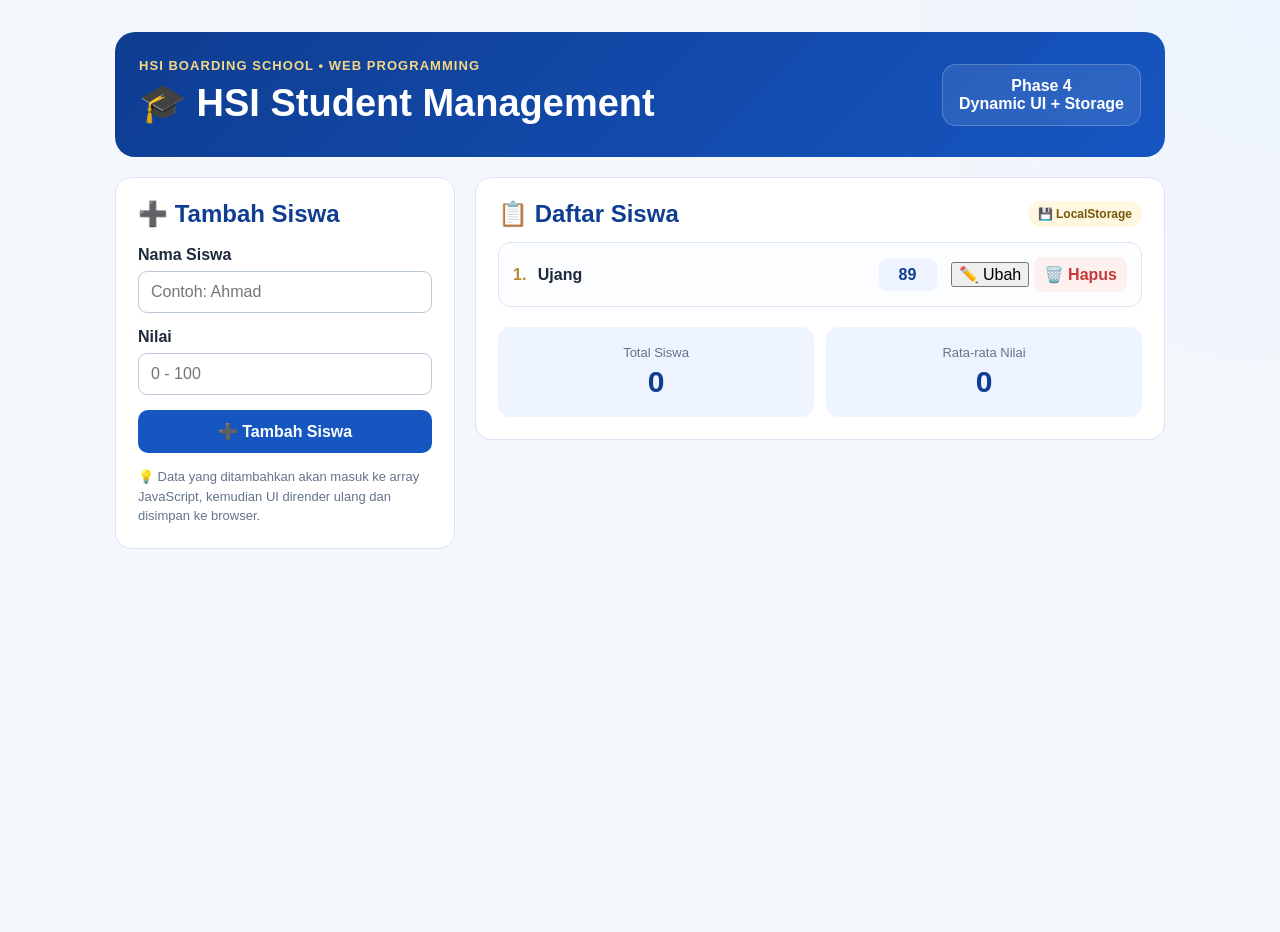
<file: materi/day10/index.html>
<!DOCTYPE html>
<html lang="id">
<head>
  <meta charset="UTF-8">
  <meta name="viewport" content="width=device-width, initial-scale=1.0">
  <title>HSI Student Management</title>
  <style>
    :root {
      --blue:#1656c1; --blue-dark:#0e3d91; --blue-soft:#edf4ff;
      --gold:#b58b2f; --gold-soft:#fff7df; --white:#fff; --bg:#f4f7fb;
      --text:#1e293b; --muted:#64748b; --border:#dbe4f0;
      --danger:#c63737; --danger-soft:#fff0f0; --radius:16px;
    }
    *{box-sizing:border-box}
    body{margin:0;min-height:100vh;font-family:Arial,sans-serif;background:radial-gradient(circle at top right,#edf4ff 0,transparent 30%),var(--bg);color:var(--text)}
    button,input{font:inherit} button{cursor:pointer}
    .page{width:min(1050px,calc(100% - 30px));margin:32px auto 50px}
    .header{display:flex;justify-content:space-between;align-items:center;gap:20px;padding:24px;margin-bottom:20px;color:var(--white);background:linear-gradient(135deg,var(--blue-dark),var(--blue));border-radius:20px}
    .school{display:inline-block;margin-bottom:8px;font-size:13px;font-weight:bold;letter-spacing:.08em;color:#f5d784}
    .header h1{margin:0 0 8px;font-size:clamp(24px,5vw,38px)}
    .header p{margin:0;max-width:650px;line-height:1.5;color:#dbeafe}
    .phase-badge{flex-shrink:0;padding:12px 16px;border:1px solid rgba(255,255,255,.2);border-radius:14px;text-align:center;font-weight:bold;background:rgba(255,255,255,.1)}
    .concept-row{display:grid;grid-template-columns:repeat(4,1fr);gap:10px;margin-bottom:20px}
    .concept{padding:13px;background:var(--white);border:1px solid var(--border);border-radius:13px;text-align:center;font-weight:bold;font-size:14px}
    .concept span{display:block;margin-top:4px;color:var(--muted);font-size:12px;font-weight:normal}
    .app-grid{display:grid;grid-template-columns:340px 1fr;gap:20px;align-items:start}
    .card{background:var(--white);border:1px solid var(--border);border-radius:var(--radius);padding:22px}
    .card h2{margin:0 0 18px;color:var(--blue-dark)}
    label{display:block;margin-bottom:7px;font-weight:bold}
    input{width:100%;padding:11px 12px;margin-bottom:15px;border:1px solid #bcc9d9;border-radius:9px;outline:none}
    input:focus{border-color:var(--blue);box-shadow:0 0 0 3px var(--blue-soft)}
    .primary-btn{width:100%;padding:12px;border:0;border-radius:10px;color:var(--white);background:var(--blue);font-weight:bold}
    .primary-btn:hover{background:var(--blue-dark)}
    .form-note{margin:14px 0 0;color:var(--muted);font-size:13px;line-height:1.5}
    .list-header{display:flex;justify-content:space-between;align-items:center;gap:10px;margin-bottom:14px}
    .list-header h2{margin:0}
    .saved-status{padding:6px 10px;border-radius:999px;color:#76580c;background:var(--gold-soft);font-size:12px;font-weight:bold}
    .student-list{display:grid;gap:10px}
    .student-item{display:grid;grid-template-columns:1fr auto auto;align-items:center;gap:14px;padding:14px;border:1px solid var(--border);border-radius:12px;background:#fbfdff}
    .student-name{font-weight:bold}
    .student-number{display:inline-block;margin-right:7px;color:var(--gold)}
    .score{min-width:58px;padding:7px 10px;border-radius:8px;text-align:center;font-weight:bold;color:var(--blue-dark);background:var(--blue-soft)}
    .delete-btn{border:0;border-radius:8px;padding:8px 10px;color:var(--danger);background:var(--danger-soft);font-weight:bold}
    .empty{padding:28px;border:1px dashed #b9c7d8;border-radius:12px;text-align:center;color:var(--muted);background:#fbfdff}
    .stats{display:grid;grid-template-columns:repeat(2,1fr);gap:12px;margin-top:20px}
    .stat-box{padding:18px;border-radius:13px;text-align:center;color:var(--blue-dark);background:var(--blue-soft)}
    .stat-box span{display:block;margin-bottom:5px;color:var(--muted);font-size:13px}
    .stat-box strong{font-size:30px}
    @media(max-width:800px){.app-grid{grid-template-columns:1fr}.concept-row{grid-template-columns:repeat(2,1fr)}.header{align-items:flex-start;flex-direction:column}}
    @media(max-width:520px){.page{width:min(100% - 18px,1050px);margin-top:15px}.concept-row{grid-template-columns:1fr}.student-item{grid-template-columns:1fr auto}.score{grid-column:2;grid-row:1}.delete-btn{grid-column:1/-1}}
  </style>
  <!-- defer adalah atribut yang digunakan untuk menunda penggunaan JS hingga halaman selesai dimuat -->
  <script src="script.js" defer></script>
</head>
<body>
  <main class="page">
    <header class="header">
      <div>
        <span class="school">HSI BOARDING SCHOOL • WEB PROGRAMMING</span>
        <h1>🎓 HSI Student Management</h1>
      </div>
      <div class="phase-badge">Phase 4<br>Dynamic UI + Storage</div>
    </header>

    <section class="app-grid">
      <section class="card">
        <h2>➕ Tambah Siswa</h2>
        <form id="studentForm">
          <label for="studentName">Nama Siswa</label>
          <input id="studentName" type="text" placeholder="Contoh: Ahmad" autocomplete="off" required>

          <label for="studentScore">Nilai</label>
          <input id="studentScore" type="number" min="0" max="100" placeholder="0 - 100" required>

          <button class="primary-btn" type="submit">➕ Tambah Siswa</button>
        </form>
        <p class="form-note">💡 Data yang ditambahkan akan masuk ke array JavaScript, kemudian UI dirender ulang dan disimpan ke browser.</p>
      </section>

      <section class="card">
        <div class="list-header">
          <h2>📋 Daftar Siswa</h2>
          <span class="saved-status">💾 LocalStorage</span>
        </div>

        <div id="studentList" class="student-list">
          
        </div>

        <div class="stats">
          <div class="stat-box"><span>Total Siswa</span><strong id="totalStudents">0</strong></div>
          <div class="stat-box"><span>Rata-rata Nilai</span><strong id="averageScore">0</strong></div>
        </div>
      </section>
    </section>
  </main>
</body>
</html>
</file>
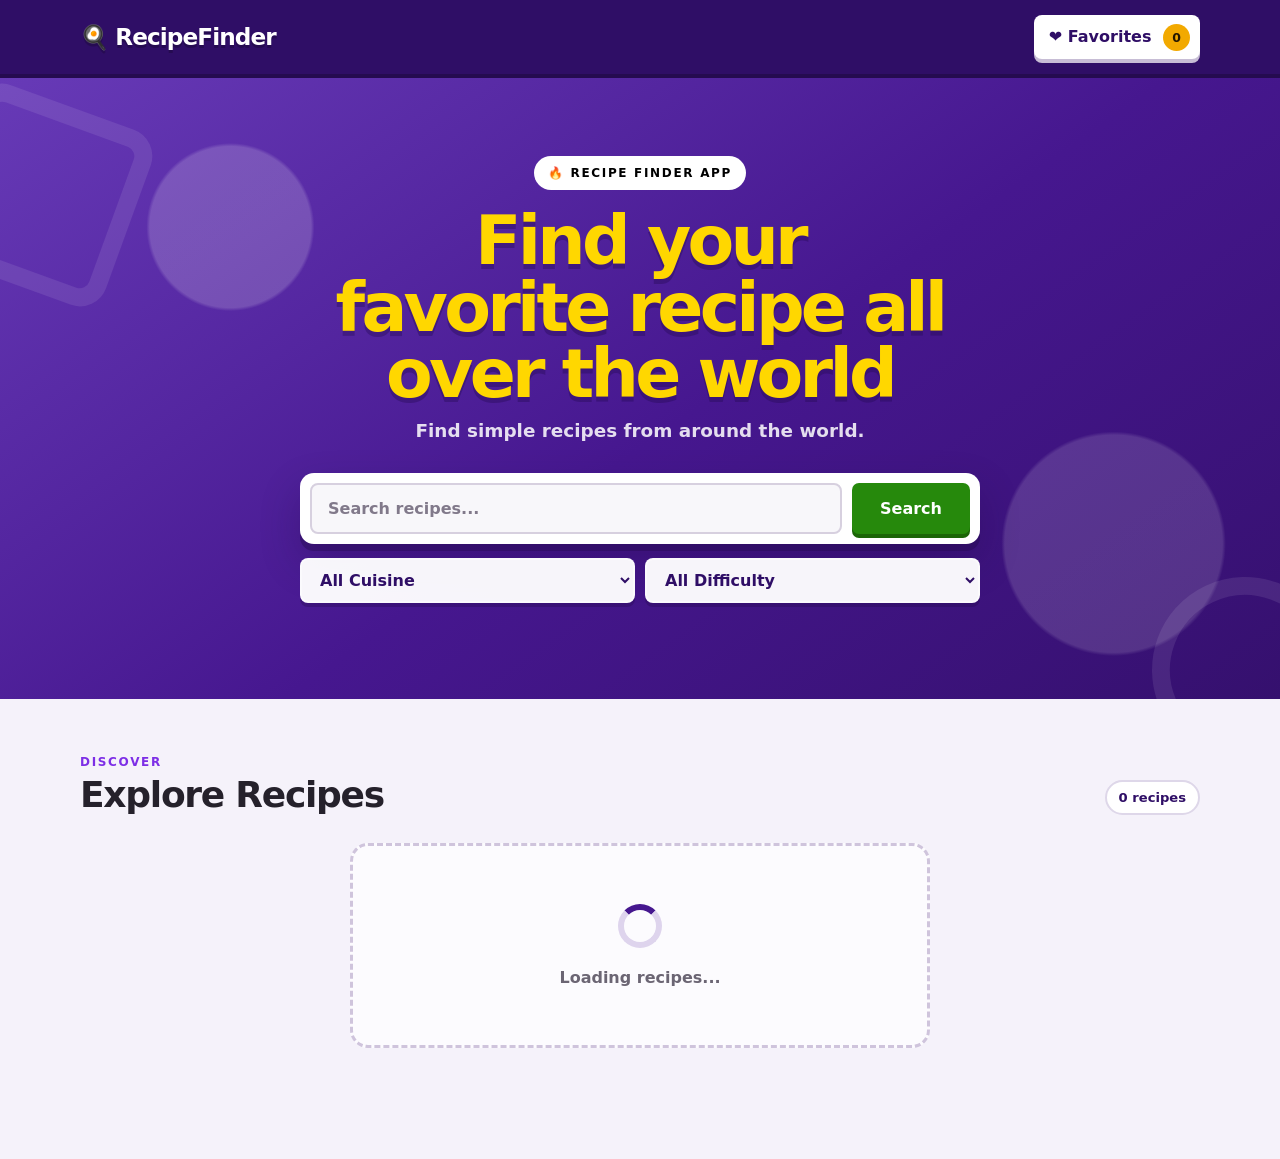
<file: materi/day13/index.html>
<!DOCTYPE html>
<html lang="id">
<head>
  <meta charset="UTF-8">
  <meta name="viewport" content="width=device-width, initial-scale=1.0">
  <title>Recipe Finder</title>
  <link rel="stylesheet" href="style.css">
</head>
<body>
  <header class="navbar">
    <div class="container navbar-content">
      <a href="#" class="brand">🍳 RecipeFinder</a>
      <button id="favorite-button" class="favorite-button">
        ❤️ Favorites <span id="favorite-count">0</span>
      </button>
    </div>
  </header>

  <main>
    <section class="hero">
      <div class="container hero-content">
        <p class="eyebrow">🍴 RECIPE EXPLORER</p>
        <h1>What do you want to cook today?</h1>
        <p class="hero-description">Find simple recipes from around the world.</p>

        <form id="search-form" class="search-form">
          <input type="search" id="search-input" placeholder="Search recipes...">
          <button type="submit">Search</button>
        </form>

        <div class="filters">
          <select id="cuisine-filter">
            <option value="">All Cuisine</option>
          </select>
          <select id="difficulty-filter">
            <option value="">All Difficulty</option>
            <option value="Easy">Easy</option>
            <option value="Medium">Medium</option>
          </select>
        </div>
      </div>
    </section>

    <section class="recipes-section">
      <div class="container">
        <div class="section-header">
          <div>
            <p class="section-label">DISCOVER</p>
            <h2 id="section-title">Explore Recipes</h2>
          </div>
          <div class="results-summary">
            <p id="recipe-count" aria-live="polite">0 recipes</p>
            <button
              id="reset-filter-button"
              class="reset-filter-button"
              type="button"
              hidden
              aria-label="Reset search and filters"
              title="Reset search and filters"
            >
              <span class="reset-emoji" aria-hidden="true">🔄</span>
              <span>Reset</span>
            </button>
          </div>
        </div>

        <div id="loading-state" class="state-message">
          <span class="loader"></span>
          <p>Loading recipes...</p>
        </div>

        <div id="error-state" class="state-message" hidden>
          <h3>😵 Something went wrong</h3>
          <p>Failed to load recipes. Please try again.</p>
        </div>

        <div id="empty-state" class="state-message" hidden>
          <h3>🔍 Recipe not found</h3>
          <p>Try another keyword or filter.</p>
        </div>

        <div id="recipe-grid" class="recipe-grid" hidden></div>
      </div>
    </section>
  </main>

  <dialog id="recipe-dialog">
    <button id="close-dialog" class="close-dialog" aria-label="Close">×</button>
    <div id="dialog-content"></div>
  </dialog>

  <script src="script.js"></script>
</body>
</html>
</file>
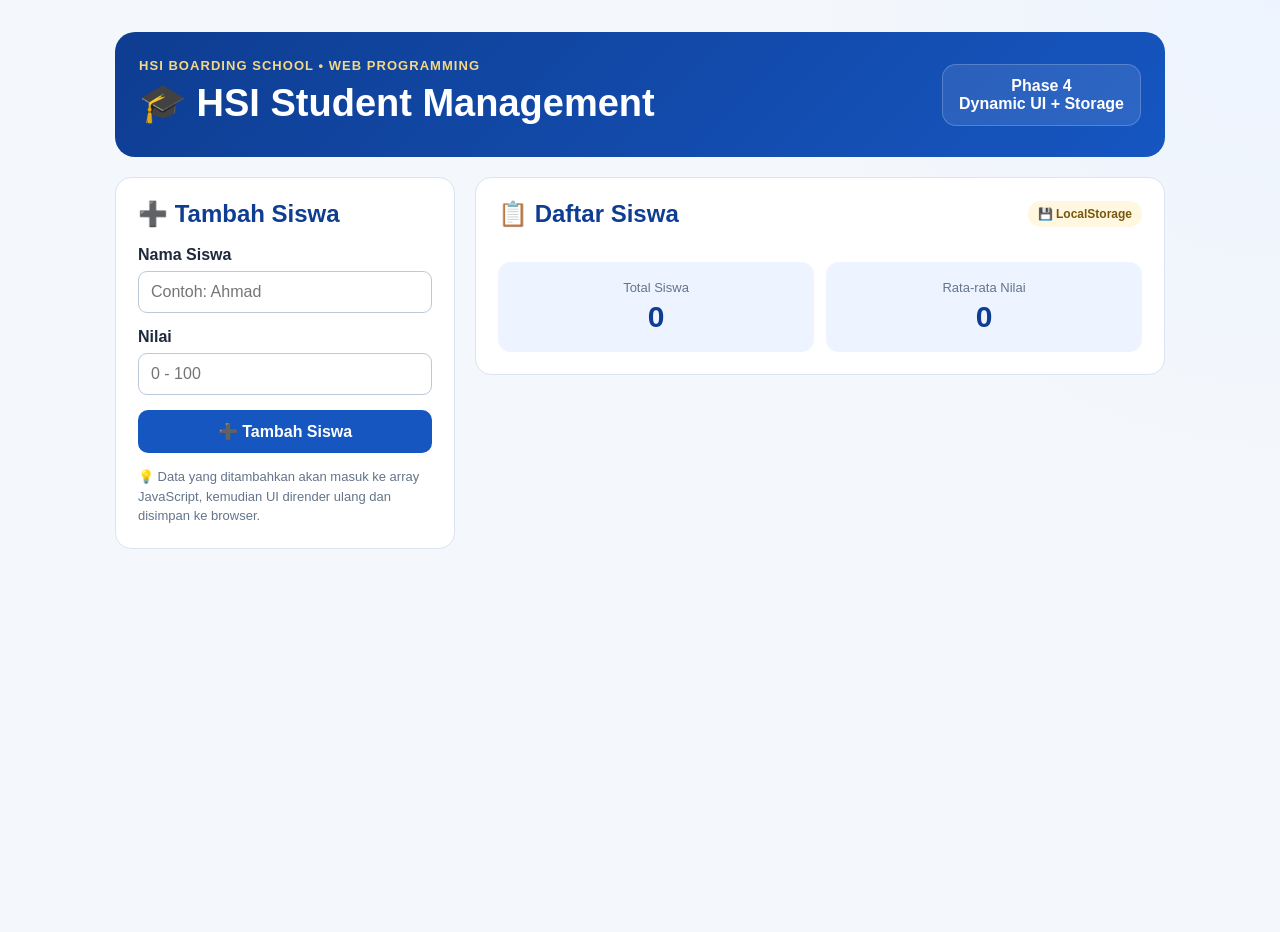
<file: materi/day9/index.html>
<!DOCTYPE html>
<html lang="id">
<head>
  <meta charset="UTF-8">
  <meta name="viewport" content="width=device-width, initial-scale=1.0">
  <title>HSI Student Management</title>
  <style>
    :root {
      --blue:#1656c1; --blue-dark:#0e3d91; --blue-soft:#edf4ff;
      --gold:#b58b2f; --gold-soft:#fff7df; --white:#fff; --bg:#f4f7fb;
      --text:#1e293b; --muted:#64748b; --border:#dbe4f0;
      --danger:#c63737; --danger-soft:#fff0f0; --radius:16px;
    }
    *{box-sizing:border-box}
    body{margin:0;min-height:100vh;font-family:Arial,sans-serif;background:radial-gradient(circle at top right,#edf4ff 0,transparent 30%),var(--bg);color:var(--text)}
    button,input{font:inherit} button{cursor:pointer}
    .page{width:min(1050px,calc(100% - 30px));margin:32px auto 50px}
    .header{display:flex;justify-content:space-between;align-items:center;gap:20px;padding:24px;margin-bottom:20px;color:var(--white);background:linear-gradient(135deg,var(--blue-dark),var(--blue));border-radius:20px}
    .school{display:inline-block;margin-bottom:8px;font-size:13px;font-weight:bold;letter-spacing:.08em;color:#f5d784}
    .header h1{margin:0 0 8px;font-size:clamp(24px,5vw,38px)}
    .header p{margin:0;max-width:650px;line-height:1.5;color:#dbeafe}
    .phase-badge{flex-shrink:0;padding:12px 16px;border:1px solid rgba(255,255,255,.2);border-radius:14px;text-align:center;font-weight:bold;background:rgba(255,255,255,.1)}
    .concept-row{display:grid;grid-template-columns:repeat(4,1fr);gap:10px;margin-bottom:20px}
    .concept{padding:13px;background:var(--white);border:1px solid var(--border);border-radius:13px;text-align:center;font-weight:bold;font-size:14px}
    .concept span{display:block;margin-top:4px;color:var(--muted);font-size:12px;font-weight:normal}
    .app-grid{display:grid;grid-template-columns:340px 1fr;gap:20px;align-items:start}
    .card{background:var(--white);border:1px solid var(--border);border-radius:var(--radius);padding:22px}
    .card h2{margin:0 0 18px;color:var(--blue-dark)}
    label{display:block;margin-bottom:7px;font-weight:bold}
    input{width:100%;padding:11px 12px;margin-bottom:15px;border:1px solid #bcc9d9;border-radius:9px;outline:none}
    input:focus{border-color:var(--blue);box-shadow:0 0 0 3px var(--blue-soft)}
    .primary-btn{width:100%;padding:12px;border:0;border-radius:10px;color:var(--white);background:var(--blue);font-weight:bold}
    .primary-btn:hover{background:var(--blue-dark)}
    .form-note{margin:14px 0 0;color:var(--muted);font-size:13px;line-height:1.5}
    .list-header{display:flex;justify-content:space-between;align-items:center;gap:10px;margin-bottom:14px}
    .list-header h2{margin:0}
    .saved-status{padding:6px 10px;border-radius:999px;color:#76580c;background:var(--gold-soft);font-size:12px;font-weight:bold}
    .student-list{display:grid;gap:10px}
    .student-item{display:grid;grid-template-columns:1fr auto auto;align-items:center;gap:14px;padding:14px;border:1px solid var(--border);border-radius:12px;background:#fbfdff}
    .student-name{font-weight:bold}
    .student-number{display:inline-block;margin-right:7px;color:var(--gold)}
    .score{min-width:58px;padding:7px 10px;border-radius:8px;text-align:center;font-weight:bold;color:var(--blue-dark);background:var(--blue-soft)}
    .delete-btn{border:0;border-radius:8px;padding:8px 10px;color:var(--danger);background:var(--danger-soft);font-weight:bold}
    .empty{padding:28px;border:1px dashed #b9c7d8;border-radius:12px;text-align:center;color:var(--muted);background:#fbfdff}
    .stats{display:grid;grid-template-columns:repeat(2,1fr);gap:12px;margin-top:20px}
    .stat-box{padding:18px;border-radius:13px;text-align:center;color:var(--blue-dark);background:var(--blue-soft)}
    .stat-box span{display:block;margin-bottom:5px;color:var(--muted);font-size:13px}
    .stat-box strong{font-size:30px}
    @media(max-width:800px){.app-grid{grid-template-columns:1fr}.concept-row{grid-template-columns:repeat(2,1fr)}.header{align-items:flex-start;flex-direction:column}}
    @media(max-width:520px){.page{width:min(100% - 18px,1050px);margin-top:15px}.concept-row{grid-template-columns:1fr}.student-item{grid-template-columns:1fr auto}.score{grid-column:2;grid-row:1}.delete-btn{grid-column:1/-1}}
  </style>
  <script src="script.js" defer></script>
</head>
<body>
  <main class="page">
    <header class="header">
      <div>
        <span class="school">HSI BOARDING SCHOOL • WEB PROGRAMMING</span>
        <h1>🎓 HSI Student Management</h1>
      </div>
      <div class="phase-badge">Phase 4<br>Dynamic UI + Storage</div>
    </header>

    <section class="app-grid">
      <section class="card">
        <h2>➕ Tambah Siswa</h2>
        <form id="studentForm">
          <label for="studentName">Nama Siswa</label>
          <input id="studentName" type="text" placeholder="Contoh: Ahmad" autocomplete="off" required>

          <label for="studentScore">Nilai</label>
          <input id="studentScore" type="number" min="0" max="100" placeholder="0 - 100" required>

          <button class="primary-btn" type="submit">➕ Tambah Siswa</button>
        </form>
        <p class="form-note">💡 Data yang ditambahkan akan masuk ke array JavaScript, kemudian UI dirender ulang dan disimpan ke browser.</p>
      </section>

      <section class="card">
        <div class="list-header">
          <h2>📋 Daftar Siswa</h2>
          <span class="saved-status">💾 LocalStorage</span>
        </div>

        <div id="studentList" class="student-list"></div>

        <div class="stats">
          <div class="stat-box"><span>Total Siswa</span><strong id="totalStudents">0</strong></div>
          <div class="stat-box"><span>Rata-rata Nilai</span><strong id="averageScore">0</strong></div>
        </div>
      </section>
    </section>
  </main>
</body>
</html>
</file>
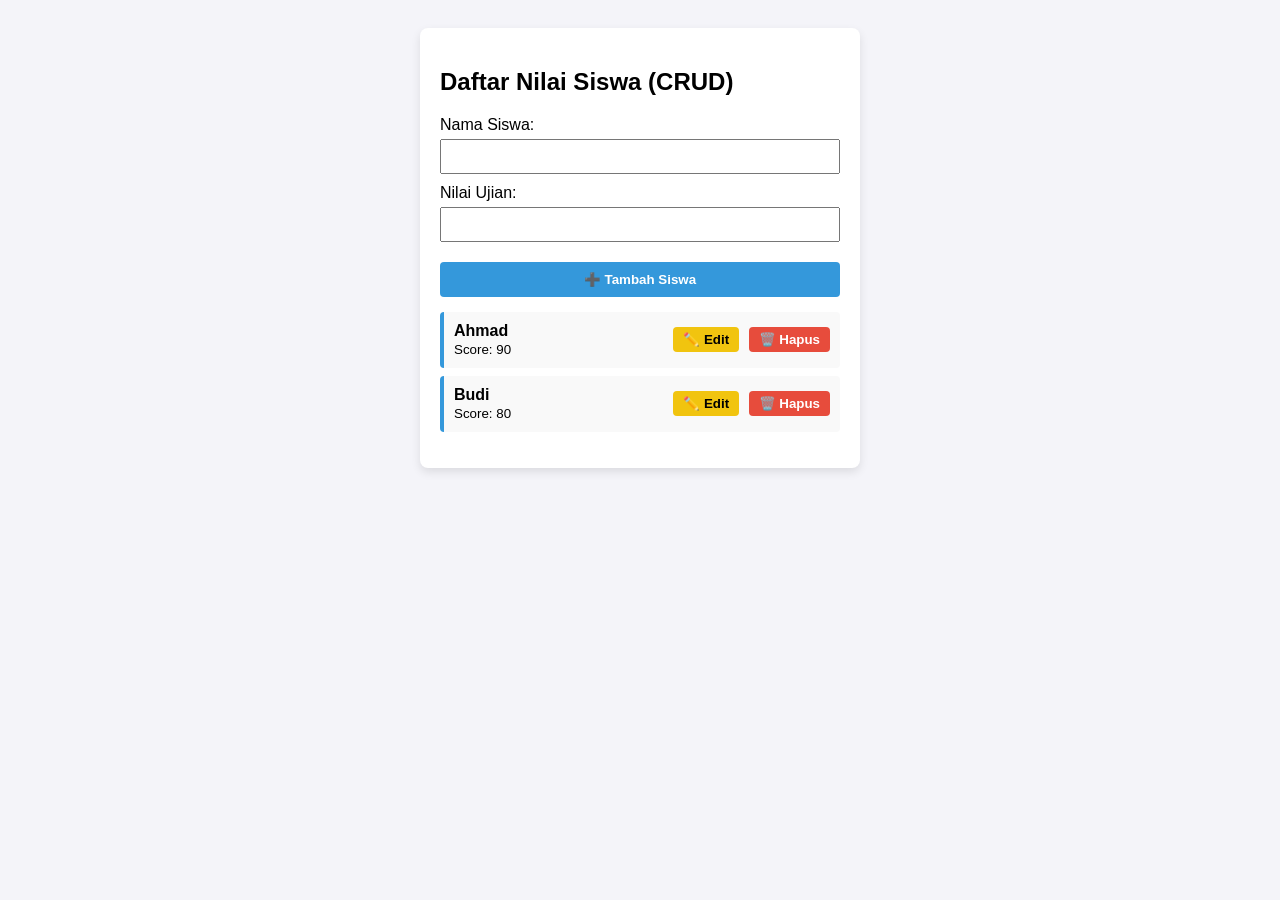
<file: tugas/tgs3/index.html>
<!DOCTYPE html>
<html lang="id">
<head>
    <meta charset="UTF-8">
    <title>CRUD Sederhana - Phase 4</title>
    <style>
        body { font-family: sans-serif; background: #f4f4f9; padding: 20px; display: flex; justify-content: center; }
        .container { background: white; padding: 20px; border-radius: 8px; box-shadow: 0 4px 10px rgba(0,0,0,0.1); width: 100%; max-width: 400px; }
        .form-group { margin-bottom: 10px; }
        input { width: 100%; padding: 8px; box-sizing: border-box; margin-top: 5px; }
        button { padding: 5px 10px; cursor: pointer; font-weight: bold; border-radius: 4px; border: none; }
        .btn-submit { width: 100%; padding: 10px; background: #3498db; color: white; margin-top: 10px; }
        .btn-edit { background: #f1c40f; color: black; margin-right: 5px; }
        .btn-delete { background: #e74c3c; color: white; }
        ul { list-style: none; padding: 0; margin-top: 15px; }
        li { background: #f9f9f9; padding: 10px; margin-bottom: 8px; border-radius: 4px; display: flex; justify-content: space-between; align-items: center; border-left: 4px solid #3498db; }
    </style>
</head>
<body>

    <div class="container">
        <h2>Daftar Nilai Siswa (CRUD)</h2>

        <!-- 17. ➕ CREATE FORM -->
        <form id="studentForm">
            <input type="hidden" id="editIndex" value="-1"> <!-- Flag Penanda Mode Edit -->
            <div class="form-group">
                <label>Nama Siswa:</label>
                <input id="nameInput" type="text" required>
            </div>
            <div class="form-group">
                <label>Nilai Ujian:</label>
                <input id="scoreInput" type="number" required>
            </div>
            <button type="submit" id="submitBtn" class="btn-submit">➕ Tambah Siswa</button>
        </form>

        <!-- 18. 👀 READ TARGET -->
        <ul id="studentList"></ul>
    </div>

    <script>
        document.addEventListener("DOMContentLoaded", function() {
            const form = document.querySelector("#studentForm");
            const nameInput = document.querySelector("#nameInput");
            const scoreInput = document.querySelector("#scoreInput");
            const editIndex = document.querySelector("#editIndex");
            const submitBtn = document.querySelector("#submitBtn");
            const list = document.querySelector("#studentList");

            // Database Array (Mengambil dari LocalStorage)
            let students = JSON.parse(localStorage.getItem("crud_students")) || [
                { name: "Ahmad", score: 90 },
                { name: "Budi", score: 80 }
            ];

            // 18. 👀 READ & RENDER DATA
            function renderStudents() {
                list.innerHTML = ""; // Kosongkan tampilan
                localStorage.setItem("crud_students", JSON.stringify(students)); // Simpan data terbaru

                students.forEach((student, index) => {
                    const item = document.createElement("li");
                    item.innerHTML = `
                        <div><strong>${student.name}</strong> <br> <small>Score: ${student.score}</small></div>
                        <div>
                            <button class="btn-edit" onclick="persiapkanEdit(${index})">✏️ Edit</button>
                            <button class="btn-delete" onclick="hapusSiswa(${index})">🗑️ Hapus</button>
                        </div>
                    `;
                    list.appendChild(item);
                });
            }

            // 17. ➕ CREATE & 20. ✏️ UPDATE HANDLER
            form.addEventListener("submit", function(event) {
                event.preventDefault();
                
                const index = parseInt(editIndex.value);
                const studentData = { name: nameInput.value.trim(), score: parseInt(scoreInput.value) };

                if (index === -1) {
                    // Mode Create: Masukkan data baru ke array
                    students.push(studentData);
                } else {
                    // Mode Update: Ganti data lama pada index target dengan data baru
                    students[index] = studentData;
                    editIndex.value = "-1"; // Reset flag ke mode create
                    submitBtn.textContent = "➕ Tambah Siswa";
                }

                renderStudents(); // Render ulang UI
                form.reset();
            });

            // 19. 🗑️ DELETE
            window.hapusSiswa = function(index) {
                students.splice(index, 1); // Hapus dari Array
                renderStudents();          // Render ulang UI
            };

            // 20. ✏️ UPDATE (Persiapan Memasukkan Data Lama ke Input Form)
            window.persiapkanEdit = function(index) {
                nameInput.value = students[index].name;
                scoreInput.value = students[index].score;
                editIndex.value = index; // Simpan indeks yang sedang diedit
                submitBtn.textContent = "💾 Simpan Perubahan"; // Ubah teks tombol
            };

            renderStudents(); // Jalankan saat pertama kali web dibuka
        });
    </script>
</body>
</html>
</file>
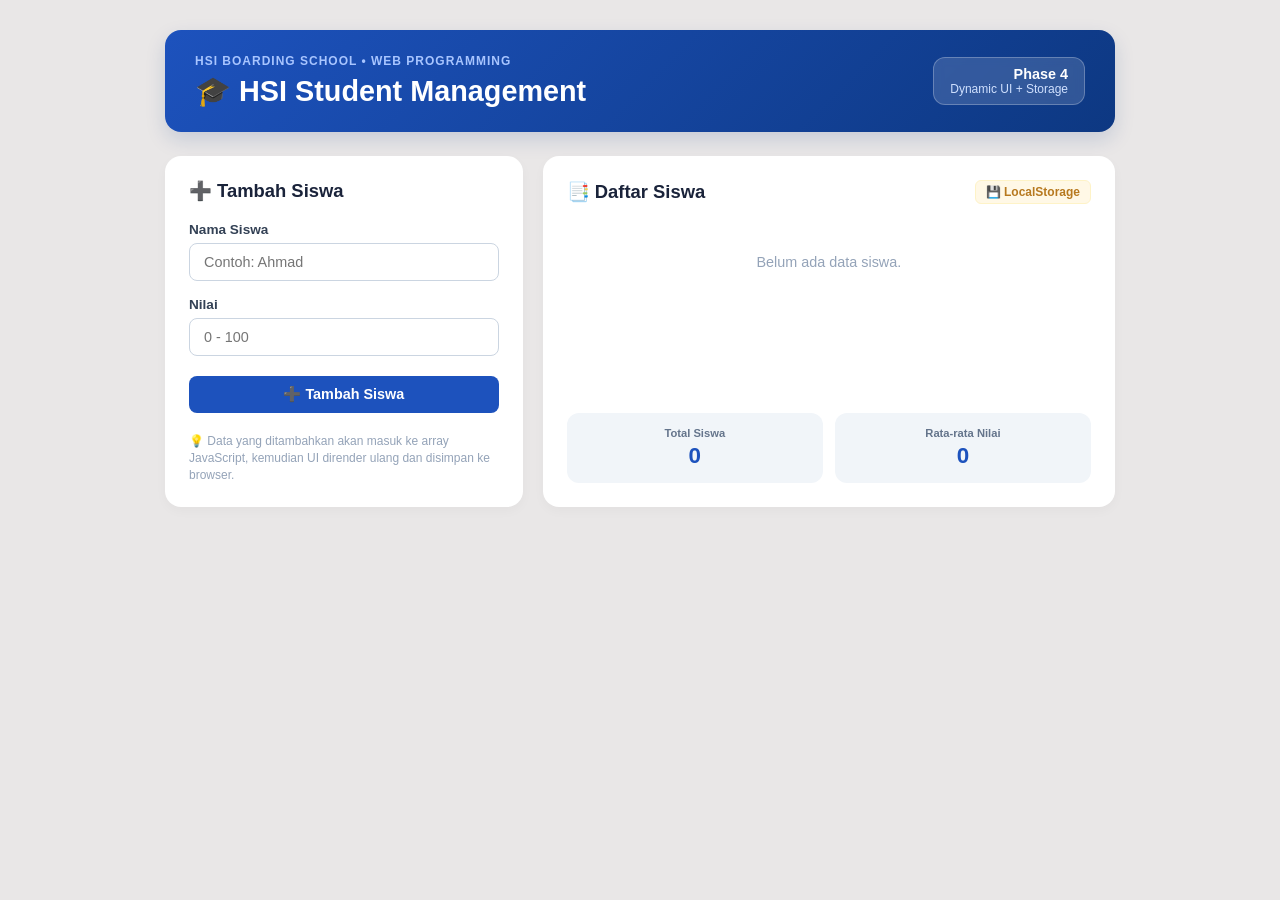
<file: tugas/tgsmingguan1/index.html>
<!DOCTYPE html>
<html lang="id">
<head>
  <meta charset="UTF-8">
  <meta name="viewport" content="width=device-width, initial-scale=1.0">
  <title>HSI Student Management</title>
  <link rel="stylesheet" href="style.css">
</head>
<body>

  <div class="container">
    <!-- Header Banner -->
    <header class="header-banner">
      <div class="header-title">
        <p class="subtitle">HSI BOARDING SCHOOL • WEB PROGRAMMING</p>
        <h1>🎓 HSI Student Management</h1>
      </div>
      <div class="badge-phase">
        <span>Phase 4</span>
        <small>Dynamic UI + Storage</small>
      </div>
    </header>

    <div id="alert-box" class="alert hidden"></div>

    <main class="grid-container">
      <!-- Card Form -->
      <section class="card">
        <h2 id="form-title">➕ Tambah Siswa</h2>
        <form id="student-form">
          <input type="hidden" id="student-index" value="">

          <div class="form-group">
            <label for="student-name">Nama Siswa</label>
            <input type="text" id="student-name" placeholder="Contoh: Ahmad" required>
          </div>

          <div class="form-group">
            <label for="student-score">Nilai</label>
            <input type="number" id="student-score" min="0" max="100" placeholder="0 - 100" required>
          </div>

          <div class="button-group">
            <button type="submit" id="btn-submit" class="btn btn-primary">➕ Tambah Siswa</button>
            <button type="button" id="btn-cancel" class="btn btn-secondary hidden">🚫 Batal</button>
          </div>
        </form>

        <div class="form-note">
          💡 Data yang ditambahkan akan masuk ke array JavaScript, kemudian UI dirender ulang dan disimpan ke browser.
        </div>
      </section>

      <!-- Card Daftar Siswa & Statistik -->
      <section class="card">
        <div class="card-header-flex">
          <h2>📑 Daftar Siswa</h2>
          <span class="badge-ls">💾 LocalStorage</span>
        </div>

        <div id="student-list" class="student-list">
          <!-- Data siswa di-render di sini -->
        </div>

        <!-- Section Statistik -->
        <div class="stats-container">
          <div class="stat-box">
            <span class="stat-label">Total Siswa</span>
            <span id="total-students" class="stat-value">0</span>
          </div>
          <div class="stat-box">
            <span class="stat-label">Rata-rata Nilai</span>
            <span id="average-score" class="stat-value">0</span>
          </div>
        </div>
      </section>
    </main>
  </div>

  <script src="script.js"></script>
</body>
</html>
</file>
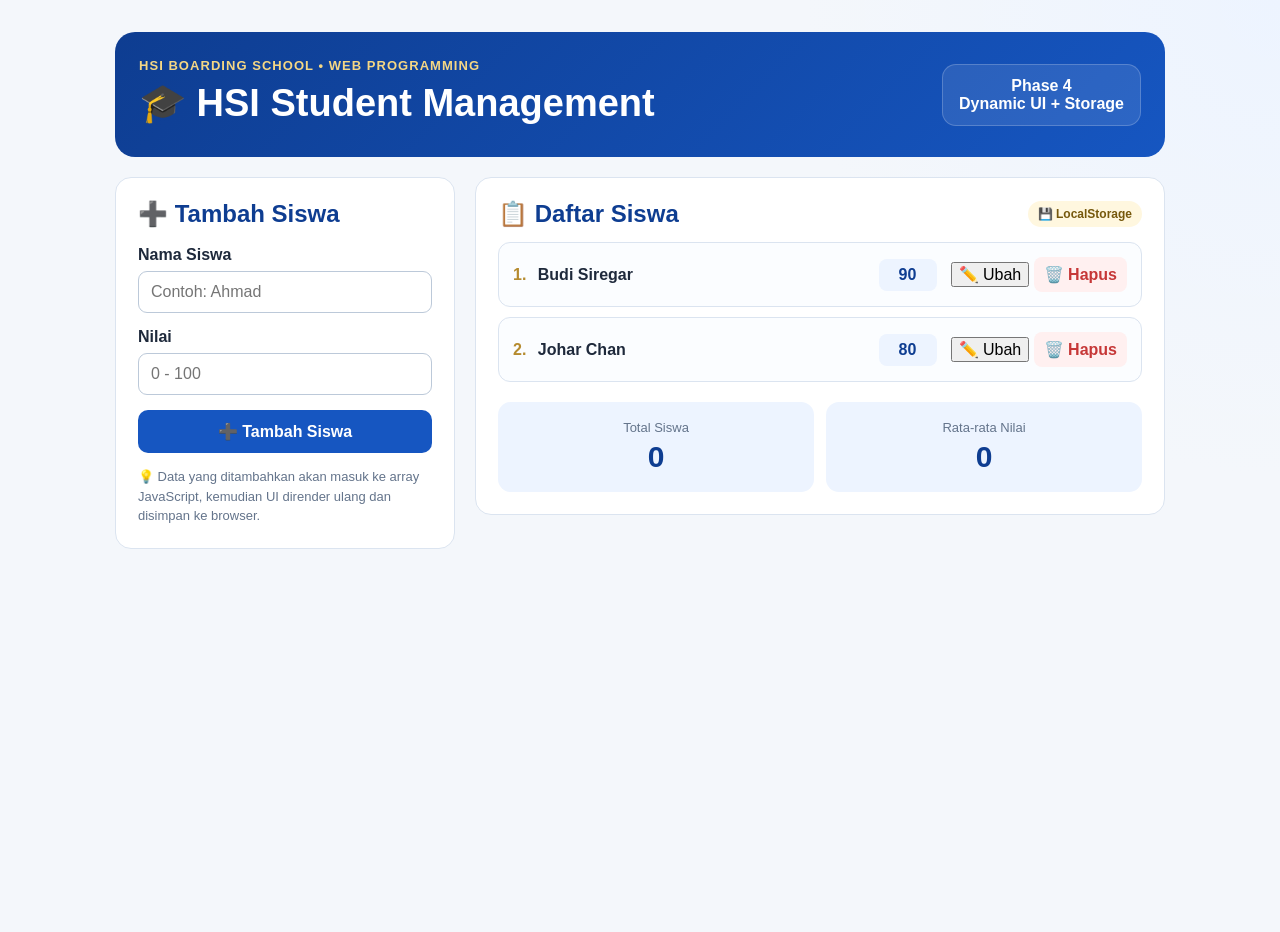
<file: materi/day10/ygLengkap/index.html>
<!DOCTYPE html>
<html lang="id">
<head>
  <meta charset="UTF-8">
  <meta name="viewport" content="width=device-width, initial-scale=1.0">
  <title>HSI Student Management</title>
  <style>
    :root {
      --blue:#1656c1; --blue-dark:#0e3d91; --blue-soft:#edf4ff;
      --gold:#b58b2f; --gold-soft:#fff7df; --white:#fff; --bg:#f4f7fb;
      --text:#1e293b; --muted:#64748b; --border:#dbe4f0;
      --danger:#c63737; --danger-soft:#fff0f0; --radius:16px;
    }
    *{box-sizing:border-box}
    body{margin:0;min-height:100vh;font-family:Arial,sans-serif;background:radial-gradient(circle at top right,#edf4ff 0,transparent 30%),var(--bg);color:var(--text)}
    button,input{font:inherit} button{cursor:pointer}
    .page{width:min(1050px,calc(100% - 30px));margin:32px auto 50px}
    .header{display:flex;justify-content:space-between;align-items:center;gap:20px;padding:24px;margin-bottom:20px;color:var(--white);background:linear-gradient(135deg,var(--blue-dark),var(--blue));border-radius:20px}
    .school{display:inline-block;margin-bottom:8px;font-size:13px;font-weight:bold;letter-spacing:.08em;color:#f5d784}
    .header h1{margin:0 0 8px;font-size:clamp(24px,5vw,38px)}
    .header p{margin:0;max-width:650px;line-height:1.5;color:#dbeafe}
    .phase-badge{flex-shrink:0;padding:12px 16px;border:1px solid rgba(255,255,255,.2);border-radius:14px;text-align:center;font-weight:bold;background:rgba(255,255,255,.1)}
    .concept-row{display:grid;grid-template-columns:repeat(4,1fr);gap:10px;margin-bottom:20px}
    .concept{padding:13px;background:var(--white);border:1px solid var(--border);border-radius:13px;text-align:center;font-weight:bold;font-size:14px}
    .concept span{display:block;margin-top:4px;color:var(--muted);font-size:12px;font-weight:normal}
    .app-grid{display:grid;grid-template-columns:340px 1fr;gap:20px;align-items:start}
    .card{background:var(--white);border:1px solid var(--border);border-radius:var(--radius);padding:22px}
    .card h2{margin:0 0 18px;color:var(--blue-dark)}
    label{display:block;margin-bottom:7px;font-weight:bold}
    input{width:100%;padding:11px 12px;margin-bottom:15px;border:1px solid #bcc9d9;border-radius:9px;outline:none}
    input:focus{border-color:var(--blue);box-shadow:0 0 0 3px var(--blue-soft)}
    .primary-btn{width:100%;padding:12px;border:0;border-radius:10px;color:var(--white);background:var(--blue);font-weight:bold}
    .primary-btn:hover{background:var(--blue-dark)}
    .form-note{margin:14px 0 0;color:var(--muted);font-size:13px;line-height:1.5}
    .list-header{display:flex;justify-content:space-between;align-items:center;gap:10px;margin-bottom:14px}
    .list-header h2{margin:0}
    .saved-status{padding:6px 10px;border-radius:999px;color:#76580c;background:var(--gold-soft);font-size:12px;font-weight:bold}
    .student-list{display:grid;gap:10px}
    .student-item{display:grid;grid-template-columns:1fr auto auto;align-items:center;gap:14px;padding:14px;border:1px solid var(--border);border-radius:12px;background:#fbfdff}
    .student-name{font-weight:bold}
    .student-number{display:inline-block;margin-right:7px;color:var(--gold)}
    .score{min-width:58px;padding:7px 10px;border-radius:8px;text-align:center;font-weight:bold;color:var(--blue-dark);background:var(--blue-soft)}
    .delete-btn{border:0;border-radius:8px;padding:8px 10px;color:var(--danger);background:var(--danger-soft);font-weight:bold}
    .empty{padding:28px;border:1px dashed #b9c7d8;border-radius:12px;text-align:center;color:var(--muted);background:#fbfdff}
    .stats{display:grid;grid-template-columns:repeat(2,1fr);gap:12px;margin-top:20px}
    .stat-box{padding:18px;border-radius:13px;text-align:center;color:var(--blue-dark);background:var(--blue-soft)}
    .stat-box span{display:block;margin-bottom:5px;color:var(--muted);font-size:13px}
    .stat-box strong{font-size:30px}
    @media(max-width:800px){.app-grid{grid-template-columns:1fr}.concept-row{grid-template-columns:repeat(2,1fr)}.header{align-items:flex-start;flex-direction:column}}
    @media(max-width:520px){.page{width:min(100% - 18px,1050px);margin-top:15px}.concept-row{grid-template-columns:1fr}.student-item{grid-template-columns:1fr auto}.score{grid-column:2;grid-row:1}.delete-btn{grid-column:1/-1}}
  </style>
  <!-- defer adalah atribut yang digunakan untuk menunda penggunaan JS hingga halaman selesai dimuat -->
  <script src="script.js" defer></script>
</head>
<body>
  <main class="page">
    <header class="header">
      <div>
        <span class="school">HSI BOARDING SCHOOL • WEB PROGRAMMING</span>
        <h1>🎓 HSI Student Management</h1>
      </div>
      <div class="phase-badge">Phase 4<br>Dynamic UI + Storage</div>
    </header>

    <section class="app-grid">
      <section class="card">
        <h2>➕ Tambah Siswa</h2>
        <form id="studentForm">
          <label for="studentName">Nama Siswa</label>
          <input id="studentName" type="text" placeholder="Contoh: Ahmad" autocomplete="off" required>

          <label for="studentScore">Nilai</label>
          <input id="studentScore" type="number" min="0" max="100" placeholder="0 - 100" required>

          <button class="primary-btn" type="submit">➕ Tambah Siswa</button>
        </form>
        <p class="form-note">💡 Data yang ditambahkan akan masuk ke array JavaScript, kemudian UI dirender ulang dan disimpan ke browser.</p>
      </section>

      <section class="card">
        <div class="list-header">
          <h2>📋 Daftar Siswa</h2>
          <span class="saved-status">💾 LocalStorage</span>
        </div>

        <div id="studentList" class="student-list"></div>

        <div class="stats">
          <div class="stat-box"><span>Total Siswa</span><strong id="totalStudents">0</strong></div>
          <div class="stat-box"><span>Rata-rata Nilai</span><strong id="averageScore">0</strong></div>
        </div>
      </section>
    </section>
  </main>
</body>
</html>
</file>
<file: materi/day13/style.css>
:root {
  --purple: #46178f;
  --purple-dark: #2f0e66;
  --purple-light: #7d2ee6;
  --red: #e21b3c;
  --red-dark: #b3132f;
  --blue: #1368ce;
  --blue-dark: #0e4f9f;
  --gold: #f2a900;
  --gold-dark: #bd8300;
  --green: #26890c;
  --green-dark: #1b6507;
  --ink: #25212b;
  --muted: #6b6573;
  --surface: #ffffff;
  --page: #f5f2fa;
  --border: #ded7e9;
  --shadow: 0 5px 0 rgba(39, 13, 78, 0.14), 0 12px 30px rgba(39, 13, 78, 0.1);
  --font: "Arial Rounded MT Bold", "Nunito Sans", Nunito, Inter, system-ui, -apple-system, BlinkMacSystemFont, "Segoe UI", sans-serif;
}

* {
  box-sizing: border-box;
}

html {
  scroll-behavior: smooth;
}

body {
  min-width: 320px;
  margin: 0;
  background: var(--page);
  color: var(--ink);
  font-family: var(--font);
  font-weight: 600;
  -webkit-font-smoothing: antialiased;
}

button,
input,
select {
  font: inherit;
}

button,
select {
  cursor: pointer;
}

button,
input,
select,
a {
  -webkit-tap-highlight-color: transparent;
}

button:focus-visible,
input:focus-visible,
select:focus-visible,
a:focus-visible {
  outline: 4px solid #fff;
  outline-offset: 3px;
  box-shadow: 0 0 0 7px var(--blue);
}

.container {
  width: min(1120px, calc(100% - 40px));
  margin-inline: auto;
}

.navbar {
  position: relative;
  z-index: 10;
  background: var(--purple-dark);
  border-bottom: 4px solid rgba(0, 0, 0, 0.22);
}

.navbar-content {
  min-height: 74px;
  display: flex;
  align-items: center;
  justify-content: space-between;
  gap: 20px;
}

.brand {
  color: #fff;
  text-decoration: none;
  font-size: clamp(1.15rem, 2vw, 1.45rem);
  font-weight: 900;
  letter-spacing: -0.04em;
  text-shadow: 0 3px 0 rgba(0, 0, 0, 0.2);
}

.favorite-button {
  min-height: 44px;
  padding: 8px 10px 8px 15px;
  border: 0;
  border-radius: 8px;
  background: #fff;
  box-shadow: 0 4px 0 #c7bdd5;
  color: var(--purple-dark);
  font-weight: 900;
  transition: transform 120ms ease, box-shadow 120ms ease;
}

.favorite-button:hover {
  transform: translateY(-2px);
  box-shadow: 0 6px 0 #c7bdd5;
}

.favorite-button:active {
  transform: translateY(4px);
  box-shadow: 0 0 0 #c7bdd5;
}

#favorite-count {
  min-width: 27px;
  height: 27px;
  display: inline-flex;
  align-items: center;
  justify-content: center;
  margin-left: 6px;
  padding-inline: 6px;
  border-radius: 999px;
  background: var(--gold);
  color: #241700;
  font-size: 0.78rem;
  font-weight: 900;
}

.hero {
  position: relative;
  isolation: isolate;
  overflow: hidden;
  padding: 78px 0 96px;
  background:
    radial-gradient(circle at 18% 24%, rgba(255, 255, 255, 0.18) 0 7%, transparent 7.3%),
    radial-gradient(circle at 87% 75%, rgba(255, 255, 255, 0.14) 0 9%, transparent 9.3%),
    linear-gradient(145deg, #673ab7 0%, var(--purple) 54%, #35106e 100%);
  color: #fff;
}

.hero::before,
.hero::after {
  content: "";
  position: absolute;
  z-index: -1;
  width: 150px;
  height: 150px;
  border: 18px solid rgba(255, 255, 255, 0.09);
  transform: rotate(20deg);
}

.hero::before {
  top: 24px;
  left: -52px;
  border-radius: 28px;
}

.hero::after {
  right: -58px;
  bottom: -64px;
  border-radius: 50%;
}

.hero-content {
  max-width: 800px;
  text-align: center;
}

.eyebrow,
.section-label {
  margin: 0;
  font-size: 0.75rem;
  font-weight: 900;
  letter-spacing: 0.14em;
}

.eyebrow {
  width: fit-content;
  margin-inline: auto;
  padding: 8px 12px;
  border: 2px solid rgba(255, 255, 255, 0.35);
  border-radius: 999px;
  background: rgba(255, 255, 255, 0.14);
  color: #fff;
}

.hero h1 {
  max-width: 760px;
  margin: 18px auto 12px;
  font-size: clamp(2.35rem, 6vw, 4.25rem);
  font-weight: 900;
  line-height: 0.98;
  letter-spacing: -0.055em;
  text-wrap: balance;
  text-shadow: 0 5px 0 rgba(34, 8, 77, 0.35);
}

.hero-description {
  margin: 0;
  color: rgba(255, 255, 255, 0.86);
  font-size: clamp(1rem, 2vw, 1.15rem);
  font-weight: 700;
}

.search-form {
  max-width: 680px;
  display: flex;
  gap: 10px;
  margin: 32px auto 14px;
  padding: 10px;
  border-radius: 14px;
  background: #fff;
  box-shadow: 0 7px 0 rgba(34, 8, 77, 0.38), 0 18px 40px rgba(24, 5, 55, 0.24);
}

.search-form input {
  min-width: 0;
  flex: 1;
  padding: 14px 16px;
  border: 2px solid #d7d0df;
  border-radius: 8px;
  outline: none;
  background: #f8f7fa;
  color: var(--ink);
  font-weight: 700;
  transition: border-color 150ms ease, background 150ms ease;
}

.search-form input::placeholder {
  color: #81798a;
}

.search-form input:focus {
  border-color: var(--blue);
  background: #fff;
}

.search-form button,
.detail-button {
  border: 0;
  border-radius: 7px;
  color: #fff;
  font-weight: 900;
  transition: transform 100ms ease, filter 150ms ease, box-shadow 100ms ease;
}

.search-form button {
  min-width: 118px;
  padding: 0 24px;
  background: var(--green);
  box-shadow: 0 4px 0 var(--green-dark);
}

.search-form button:hover,
.detail-button:hover {
  filter: brightness(1.08);
  transform: translateY(-1px);
}

.search-form button:active,
.detail-button:active {
  transform: translateY(4px);
  box-shadow: none;
}

.filters {
  max-width: 680px;
  display: flex;
  justify-content: center;
  gap: 10px;
  margin-inline: auto;
}

.filters select {
  min-height: 44px;
  flex: 1;
  padding: 10px 38px 10px 14px;
  border: 2px solid rgba(255, 255, 255, 0.48);
  border-radius: 8px;
  background: rgba(255, 255, 255, 0.96);
  color: var(--purple-dark);
  font-weight: 800;
  box-shadow: 0 4px 0 rgba(35, 7, 76, 0.32);
}

.recipes-section {
  position: relative;
  min-height: 460px;
  padding: 56px 0 88px;
}

.section-header {
  display: flex;
  align-items: end;
  justify-content: space-between;
  gap: 24px;
  margin-bottom: 28px;
}

.section-label {
  color: var(--purple-light);
}

.section-header h2 {
  margin: 5px 0 0;
  font-size: clamp(1.7rem, 3vw, 2.25rem);
  font-weight: 900;
  letter-spacing: -0.035em;
}

#recipe-count {
  margin: 0;
  padding: 8px 12px;
  border: 2px solid var(--border);
  border-radius: 999px;
  background: #fff;
  color: var(--purple-dark);
  font-size: 0.82rem;
  font-weight: 900;
  white-space: nowrap;
}

.results-summary {
  display: flex;
  align-items: center;
  gap: 10px;
}

.reset-filter-button {
  display: inline-flex;
  align-items: center;
  justify-content: center;
  gap: 5px;
  min-height: 30px;
  padding: 5px 9px;
  border: 2px solid var(--border);
  border-radius: 7px;
  background: #fff;
  box-shadow: 0 4px 0 #c6bdcf;
  color: var(--purple-dark);
  font: inherit;
  font-size: 0.75rem;
  font-weight: 900;
  cursor: pointer;
  transition: filter 150ms ease, transform 100ms ease, box-shadow 100ms ease;
}

.reset-filter-button:hover {
  filter: brightness(1.03);
  transform: translateY(-1px);
}

.reset-filter-button:hover .reset-emoji {
  transform: rotate(-25deg) scale(1.18);
}

.reset-filter-button:active {
  box-shadow: none;
  transform: translateY(4px);
}

.reset-filter-button[hidden] {
  display: none;
}

.reset-emoji {
  display: inline-block;
  transform-origin: center;
  transition: transform 180ms ease;
}

.recipe-grid {
  display: grid;
  grid-template-columns: repeat(auto-fill, minmax(245px, 1fr));
  gap: 24px;
}

.recipe-card {
  position: relative;
  overflow: hidden;
  display: flex;
  flex-direction: column;
  border: 0;
  border-radius: 14px;
  background: var(--surface);
  box-shadow: var(--shadow);
  transition: transform 180ms ease, box-shadow 180ms ease;
}

.recipe-card::before {
  content: "";
  position: absolute;
  z-index: 2;
  inset: 0 0 auto;
  height: 7px;
  background: var(--red);
}

.recipe-card:nth-child(4n + 2)::before {
  background: var(--blue);
}

.recipe-card:nth-child(4n + 3)::before {
  background: var(--gold);
}

.recipe-card:nth-child(4n + 4)::before {
  background: var(--green);
}

.recipe-card:hover {
  transform: translateY(-7px) rotate(-0.25deg);
  box-shadow: 0 8px 0 rgba(39, 13, 78, 0.14), 0 20px 40px rgba(39, 13, 78, 0.16);
}

.recipe-card:nth-child(even):hover {
  transform: translateY(-7px) rotate(0.25deg);
}

.recipe-image {
  width: 100%;
  height: 190px;
  display: block;
  object-fit: cover;
  background: #e7e0ef;
}

.recipe-body {
  flex: 1;
  display: flex;
  flex-direction: column;
  padding: 19px;
}

.recipe-cuisine {
  width: fit-content;
  display: inline-block;
  margin-bottom: 8px;
  padding: 5px 8px;
  border-radius: 5px;
  background: #eee5ff;
  color: var(--purple);
  font-size: 0.68rem;
  font-weight: 900;
  letter-spacing: 0.07em;
  text-transform: uppercase;
}

.recipe-title {
  margin: 0 0 13px;
  font-size: 1.12rem;
  font-weight: 900;
  line-height: 1.25;
}

.recipe-meta {
  display: flex;
  flex-wrap: wrap;
  gap: 7px;
  margin-bottom: 18px;
  color: #5c5663;
  font-size: 0.75rem;
  font-weight: 800;
}

.recipe-meta span {
  padding: 5px 7px;
  border-radius: 5px;
  background: #f1eef5;
}

.recipe-actions {
  display: flex;
  gap: 9px;
  margin-top: auto;
}

.detail-button {
  min-height: 42px;
  flex: 1;
  padding: 10px;
  background: var(--blue);
  box-shadow: 0 4px 0 var(--blue-dark);
}

.like-button {
  width: 44px;
  min-height: 42px;
  border: 2px solid #d6cede;
  border-radius: 7px;
  background: #fff;
  box-shadow: 0 4px 0 #c6bdcf;
  color: var(--red);
  font-size: 1.25rem;
  transition: transform 100ms ease, background 150ms ease, box-shadow 100ms ease;
}

.like-button:hover {
  background: #fff0f3;
  transform: translateY(-1px);
}

.like-button:active {
  transform: translateY(4px);
  box-shadow: none;
}

.state-message {
  max-width: 580px;
  margin-inline: auto;
  padding: 58px 24px;
  border: 3px dashed #cfc4dc;
  border-radius: 18px;
  background: rgba(255, 255, 255, 0.7);
  text-align: center;
  color: var(--muted);
}

.state-message h3 {
  margin: 0 0 8px;
  color: var(--purple-dark);
  font-size: 1.4rem;
  font-weight: 900;
}

.state-message p {
  margin-bottom: 0;
}

.loader {
  width: 44px;
  height: 44px;
  display: inline-block;
  border: 6px solid #ded4ed;
  border-top-color: var(--purple);
  border-radius: 50%;
  animation: spin 0.8s linear infinite;
}

@keyframes spin {
  to {
    transform: rotate(360deg);
  }
}

dialog {
  width: min(720px, calc(100% - 28px));
  max-height: min(90vh, 860px);
  padding: 0;
  border: 0;
  border-radius: 16px;
  overflow: auto;
  background: #fff;
  color: var(--ink);
  box-shadow: 0 12px 0 rgba(29, 8, 61, 0.38), 0 30px 80px rgba(20, 4, 45, 0.45);
  animation: dialog-pop 180ms ease-out;
}

dialog::backdrop {
  background: rgba(31, 8, 66, 0.78);
  backdrop-filter: blur(4px);
}

@keyframes dialog-pop {
  from {
    opacity: 0;
    transform: scale(0.95) translateY(14px);
  }
}

.close-dialog {
  position: absolute;
  z-index: 3;
  top: 14px;
  right: 14px;
  width: 42px;
  height: 42px;
  display: grid;
  place-items: center;
  padding: 0 0 3px;
  border: 0;
  border-radius: 8px;
  background: #fff;
  box-shadow: 0 4px 0 #bdb4c8, 0 5px 14px rgba(0, 0, 0, 0.18);
  color: var(--purple-dark);
  font-size: 1.75rem;
  font-weight: 900;
  line-height: 1;
}

.close-dialog:active {
  transform: translateY(4px);
  box-shadow: none;
}

.dialog-image {
  width: 100%;
  height: 310px;
  display: block;
  object-fit: cover;
  background: #e7e0ef;
}

.dialog-body {
  padding: 30px;
}

.dialog-body h2 {
  margin: 2px 0 14px;
  color: var(--purple-dark);
  font-size: clamp(1.7rem, 4vw, 2.4rem);
  font-weight: 900;
  line-height: 1.08;
  letter-spacing: -0.04em;
}

.dialog-meta {
  display: flex;
  flex-wrap: wrap;
  gap: 8px;
  color: #4f4856;
  font-size: 0.84rem;
  font-weight: 800;
}

.dialog-meta span {
  padding: 7px 9px;
  border-radius: 6px;
  background: #f0ecf4;
}

.dialog-body h3 {
  margin: 28px 0 10px;
  color: var(--purple-dark);
  font-size: 1.15rem;
  font-weight: 900;
}

.ingredients {
  display: grid;
  grid-template-columns: repeat(2, minmax(0, 1fr));
  gap: 8px 26px;
  margin: 0;
  padding-left: 21px;
  line-height: 1.55;
}

.ingredients li::marker {
  color: var(--green);
}

.instructions {
  line-height: 1.7;
}

.instructions p {
  margin: 0 0 10px;
  padding: 12px 14px;
  border-left: 5px solid var(--blue);
  border-radius: 0 8px 8px 0;
  background: #f4f8fd;
}

.instructions p:nth-child(4n + 2) {
  border-left-color: var(--red);
  background: #fff4f6;
}

.instructions p:nth-child(4n + 3) {
  border-left-color: var(--gold);
  background: #fff9e8;
}

.instructions p:nth-child(4n + 4) {
  border-left-color: var(--green);
  background: #f3faef;
}

@media (max-width: 680px) {
  .container {
    width: min(1120px, calc(100% - 28px));
  }

  .navbar-content {
    min-height: 66px;
  }

  .favorite-button {
    font-size: 0;
  }

  .favorite-button::before {
    content: "❤️";
    font-size: 1rem;
  }

  #favorite-count {
    font-size: 0.75rem;
  }

  .hero {
    padding: 58px 0 72px;
  }

  .hero h1 {
    font-size: clamp(2.25rem, 12vw, 3.4rem);
  }

  .search-form {
    flex-direction: column;
    padding: 9px;
  }

  .search-form button {
    min-height: 48px;
  }

  .filters {
    flex-direction: column;
  }

  .filters select {
    width: 100%;
    flex: none;
  }

  .recipes-section {
    padding: 44px 0 68px;
  }

  .section-header {
    align-items: flex-start;
    flex-direction: column;
    gap: 14px;
  }

  .results-summary {
    width: 100%;
    justify-content: space-between;
  }

  .recipe-grid {
    grid-template-columns: 1fr;
  }

  .recipe-image {
    height: min(58vw, 240px);
  }

  .dialog-image {
    height: 230px;
  }

  .dialog-body {
    padding: 24px 20px 28px;
  }

  .ingredients {
    grid-template-columns: 1fr;
  }
}

@media (prefers-reduced-motion: reduce) {
  html {
    scroll-behavior: auto;
  }

  *,
  *::before,
  *::after {
    scroll-behavior: auto !important;
    animation-duration: 0.01ms !important;
    animation-iteration-count: 1 !important;
    transition-duration: 0.01ms !important;
  }
}
</file>
<file: tugas/tgsmingguan1/style.css>
* {
  box-sizing: border-box;
  margin: 0;
  padding: 0;
  font-family: -apple-system, BlinkMacSystemFont, "Segoe UI", Roboto, Helvetica, Arial, sans-serif;
}

body {
  background-color: #e5e3e3d5;
  color: #434343;
  padding: 30px 20px;
}

.container {
  max-width: 950px;
  margin: 0 auto;
}

/* Header Banner Styling */
.header-banner {
  background: linear-gradient(135deg, #1d52bd, #0d3882);
  color: #ffffff;
  padding: 24px 30px;
  border-radius: 16px;
  display: flex;
  justify-content: space-between;
  align-items: center;
  margin-bottom: 24px;
  box-shadow: 0 8px 20px rgba(13, 56, 130, 0.15);
}

.subtitle {
  font-size: 0.75rem;
  font-weight: 700;
  letter-spacing: 1px;
  color: #a8c5ff;
  margin-bottom: 6px;
}

.header-banner h1 {
  font-size: 1.8rem;
  font-weight: 800;
}

.badge-phase {
  background: rgba(255, 255, 255, 0.15);
  border: 1px solid rgba(255, 255, 255, 0.25);
  backdrop-filter: blur(5px);
  padding: 8px 16px;
  border-radius: 12px;
  text-align: right;
  display: flex;
  flex-direction: column;
}

.badge-phase span {
  font-weight: 700;
  font-size: 0.9rem;
}

.badge-phase small {
  font-size: 0.75rem;
  color: #d0e1ff;
}

/* Layout Grid */
.grid-container {
  display: grid;
  grid-template-columns: 1fr 1.6fr;
  gap: 20px;
}

@media (max-width: 768px) {
  .grid-container {
    grid-template-columns: 1fr;
  }
}

.card {
  background: #ffffff;
  padding: 24px;
  border-radius: 16px;
  box-shadow: 0 4px 12px rgba(0, 0, 0, 0.03);
  display: flex;
  flex-direction: column;
}

.card h2 {
  font-size: 1.15rem;
  font-weight: 700;
  color: #1a233a;
  margin-bottom: 20px;
}

.card-header-flex {
  display: flex;
  justify-content: space-between;
  align-items: center;
  margin-bottom: 10px;
}

.card-header-flex h2 {
  margin-bottom: 0;
}

.badge-ls {
  background-color: #fff8e6;
  color: #b7791f;
  font-size: 0.75rem;
  font-weight: 700;
  padding: 4px 10px;
  border-radius: 6px;
  border: 1px solid #fef3c7;
}

/* Form Controls */
.form-group {
  margin-bottom: 16px;
}

.form-group label {
  display: block;
  font-size: 0.85rem;
  font-weight: 700;
  color: #334155;
  margin-bottom: 6px;
}

.form-group input {
  width: 100%;
  padding: 10px 14px;
  border: 1px solid #cbd5e1;
  border-radius: 8px;
  outline: none;
  font-size: 0.9rem;
  transition: border-color 0.2s;
}

.form-group input:focus {
  border-color: #2563eb;
}

.button-group {
  display: flex;
  gap: 8px;
  margin-top: 20px;
}

.btn {
  padding: 10px 16px;
  border: none;
  border-radius: 8px;
  cursor: pointer;
  font-weight: 700;
  font-size: 0.9rem;
  transition: background 0.2s;
}

.btn-primary {
  background-color: #1d52bd;
  color: #ffffff;
  flex: 1;
}

.btn-primary:hover {
  background-color: #16429b;
}

.btn-secondary {
  background-color: #e2e8f0;
  color: #475569;
}

.btn-secondary:hover {
  background-color: #cbd5e1;
}

.form-note {
  font-size: 0.75rem;
  color: #94a3b8;
  line-height: 1.4;
  margin-top: 20px;
}

/* List Item Styling */
.student-list {
  min-height: 180px;
}

.student-item {
  display: flex;
  justify-content: space-between;
  align-items: center;
  padding: 12px 16px;
  background-color: #ffffff;
  border: 1px solid #e2e8f0;
  border-radius: 10px;
  margin-bottom: 12px;
}

.student-info {
  display: flex;
  align-items: center;
  gap: 10px;
  font-weight: 700;
  color: #1e293b;
  font-size: 0.95rem;
}

.student-info .index {
  color: #64748b;
}

.student-actions-wrapper {
  display: flex;
  align-items: center;
  gap: 16px;
}

.score-badge {
  font-weight: 800;
  color: #1d52bd;
  font-size: 0.95rem;
}

.btn-action-group {
  display: flex;
  gap: 6px;
}

.btn-edit {
  background-color: #fef3c7;
  color: #d97706;
  padding: 6px 12px;
  border: 1px solid #fde68a;
  border-radius: 6px;
  font-size: 0.8rem;
  font-weight: 700;
  cursor: pointer;
}

.btn-edit:hover {
  background-color: #fde68a;
}

.btn-delete {
  background-color: #fee2e2;
  color: #dc2626;
  padding: 6px 12px;
  border: 1px solid #fca5a5;
  border-radius: 6px;
  font-size: 0.8rem;
  font-weight: 700;
  cursor: pointer;
}

.btn-delete:hover {
  background-color: #fca5a5;
}

.empty-state {
  text-align: center;
  color: #94a3b8;
  font-size: 0.9rem;
  padding: 40px 0;
}

/* Statistics Boxes */
.stats-container {
  display: grid;
  grid-template-columns: 1fr 1fr;
  gap: 12px;
  margin-top: auto;
  padding-top: 10px;
}

.stat-box {
  background-color: #f1f5f9;
  border-radius: 12px;
  padding: 14px;
  text-align: center;
}

.stat-label {
  display: block;
  font-size: 0.7rem;
  color: #64748b;
  font-weight: 600;
  margin-bottom: 4px;
}

.stat-value {
  font-size: 1.4rem;
  font-weight: 800;
  color: #1d52bd;
}

/* Alert Styling */
.alert {
  padding: 10px 16px;
  border-radius: 8px;
  margin-bottom: 16px;
  font-weight: 600;
  font-size: 0.85rem;
  text-align: center;
}

.alert-success {
  background-color: #dcfce7;
  color: #15803d;
}

.alert-danger {
  background-color: #fee2e2;
  color: #b91c1c;
}

.hidden {
  display: none !important;
}
</file>
